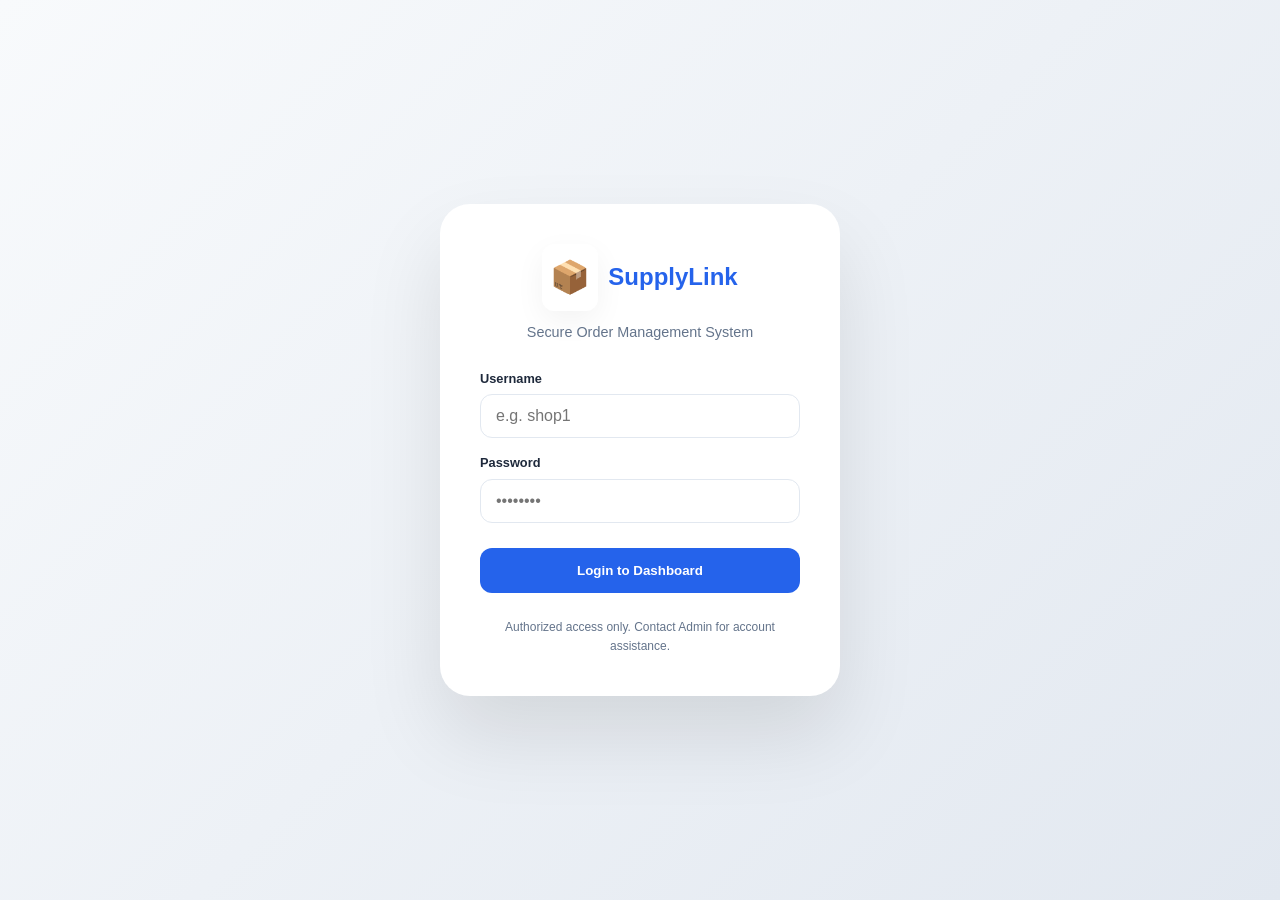
<file: index.html>
<!DOCTYPE html>
<html lang="en">

<head>
    <meta charset="UTF-8">
    <meta name="viewport" content="width=device-width, initial-scale=1.0">
    <title>SupplyLink | Login</title>
    <style>
        :root {
            --primary: #2563eb;
            --primary-dark: #1d4ed8;
            --accent: #7c3aed;
            --success: #10b981;
            --bg: #f8fafc;
            --card-bg: #ffffff;
            --text-main: #1e293b;
            --text-muted: #64748b;
            --border: #e2e8f0;
        }

        * {
            margin: 0;
            padding: 0;
            box-sizing: border-box;
            font-family: 'Outfit', sans-serif;
        }

        body {
            background: var(--bg);
            color: var(--text-main);
            line-height: 1.6;
        }

        .login-page {
            min-height: 100vh;
            display: flex;
            justify-content: center;
            align-items: center;
            background: linear-gradient(135deg, #f8fafc 0%, #e2e8f0 100%);
        }

        .login-card {
            background: white;
            padding: 40px;
            border-radius: 30px;
            box-shadow: 0 40px 80px rgba(0, 0, 0, 0.1);
            width: 100%;
            max-width: 400px;
            text-align: center;
        }

        .brand {
            display: flex;
            align-items: center;
            gap: 10px;
            justify-content: center;
            margin-bottom: 10px;
        }

        .logo-icon {
            font-size: 2rem;
            background: white;
            padding: 8px;
            border-radius: 12px;
            box-shadow: 0 10px 30px rgba(0, 0, 0, 0.05);
        }

        h1 {
            font-size: 1.5rem;
            font-weight: 800;
            color: var(--primary);
        }

        .subtitle {
            color: var(--text-muted);
            font-size: 0.9rem;
            margin-bottom: 25px;
        }

        .form-group {
            text-align: left;
            margin-bottom: 15px;
        }

        .form-group label {
            display: block;
            font-size: 0.8rem;
            font-weight: bold;
            margin-bottom: 5px;
            color: var(--text-main);
        }

        .form-group input {
            width: 100%;
            padding: 12px 15px;
            border: 1px solid var(--border);
            border-radius: 12px;
            font-size: 1rem;
        }

        .btn-login {
            width: 100%;
            padding: 15px;
            background: var(--primary);
            color: white;
            border: none;
            border-radius: 12px;
            font-weight: 800;
            cursor: pointer;
            margin-top: 10px;
            transition: 0.3s;
        }

        .btn-login:hover {
            background: var(--primary-dark);
        }

        .error-msg {
            background: #fee2e2;
            color: #ef4444;
            padding: 12px;
            border-radius: 12px;
            margin-bottom: 20px;
            font-weight: 600;
            font-size: 0.85rem;
        }

        .login-footer {
            margin-top: 25px;
            font-size: 0.75rem;
            color: var(--text-muted);
        }
    </style>
</head>

<body class="login-page">
    <div class="login-container">
        <div class="login-card">
            <div class="brand">
                <span class="logo-icon">📦</span>
                <h1>SupplyLink</h1>
            </div>
            <p class="subtitle">Secure Order Management System</p>



            <form action="/login" method="POST" class="login-form">
                <div class="form-group">
                    <label for="username">Username</label>
                    <input type="text" id="username" name="username" placeholder="e.g. shop1" required>
                </div>
                <div class="form-group">
                    <label for="password">Password</label>
                    <input type="password" id="password" name="password" placeholder="••••••••" required>
                </div>
                <button type="submit" class="btn-login">Login to Dashboard</button>
            </form>

            <div class="login-footer">
                <p>Authorized access only. Contact Admin for account assistance.</p>
            </div>
        </div>
    </div>
</body>

</html>
</file>
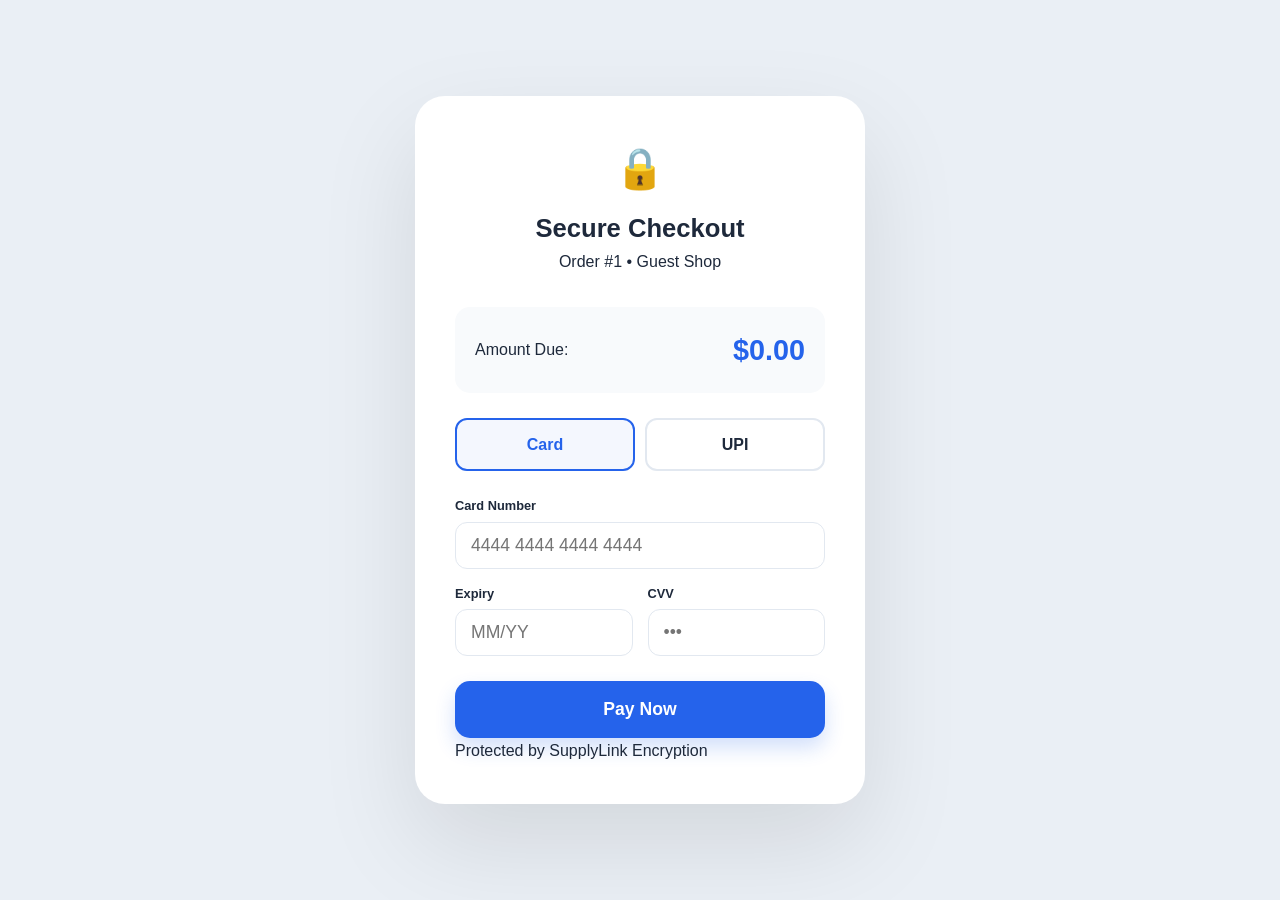
<file: payment.html>
<!DOCTYPE html>
<html lang="en">

<head>
    <meta charset="UTF-8">
    <meta name="viewport" content="width=device-width, initial-scale=1.0">
    <title>SupplyLink | Secure Checkout</title>
    <style>
        :root {
            --primary: #2563eb; --primary-dark: #1d4ed8; --accent: #7c3aed;
            --success: #10b981; --bg: #f8fafc; --card-bg: #ffffff;
            --text-main: #1e293b; --text-muted: #64748b; --border: #e2e8f0;
        }
        * { margin: 0; padding: 0; box-sizing: border-box; font-family: 'Outfit', sans-serif; }
        body { background: #eaeff5; color: var(--text-main); line-height: 1.6; }
        .container { min-height: 100vh; display: flex; justify-content: center; align-items: center; padding: 20px; }
        
        .payment-card { background: white; padding: 40px; border-radius: 30px; box-shadow: 0 40px 100px rgba(0,0,0,0.1); width: 100%; max-width: 450px; }
        .payment-header { text-align: center; margin-bottom: 2rem; }
        .lock-icon { font-size: 2.5rem; display: block; margin-bottom: 0.5rem; }
        .payment-header h2 { font-size: 1.6rem; color: var(--text-main); font-weight: 800; }
        
        .payment-summary { background: #f8fafc; padding: 20px; border-radius: 15px; margin-bottom: 25px; }
        .total-row { display: flex; justify-content: space-between; align-items: center; }
        .total-amount { font-size: 1.8rem; color: var(--primary); font-weight: 800; }
        
        .payment-methods { display: flex; gap: 10px; margin-bottom: 25px; }
        .method-btn { flex: 1; padding: 12px; border: 2px solid var(--border); border-radius: 12px; text-align: center; cursor: pointer; transition: 0.3s; font-weight: 600; }
        .method-btn input { display: none; }
        .method-btn.active { border-color: var(--primary); background: rgba(37, 99, 235, 0.05); color: var(--primary); }
        
        .form-group { text-align: left; margin-bottom: 15px; }
        .form-group label { display: block; font-size: 0.8rem; font-weight: bold; margin-bottom: 5px; color: var(--text-main); }
        .form-group input { width: 100%; padding: 12px 15px; border: 1px solid var(--border); border-radius: 12px; font-size: 1.1rem; }
        .form-row { display: flex; gap: 15px; }
        
        .btn-pay { width: 100%; padding: 18px; background: var(--primary); color: white; border: none; border-radius: 15px; font-weight: 800; font-size: 1.1rem; cursor: pointer; margin-top: 10px; box-shadow: 0 10px 20px rgba(37, 99, 235, 0.2); }
        .spinner { width: 40px; height: 40px; border: 4px solid #f3f3f3; border-top: 4px solid var(--primary); border-radius: 50%; animation: spin 1s linear infinite; margin: 0 auto 15px; }
        @keyframes spin { 0% { transform: rotate(0deg); } 100% { transform: rotate(360deg); } }
        
        .modal-overlay { position: fixed; top: 0; left: 0; width: 100%; height: 100%; background: rgba(0,0,0,0.4); backdrop-filter: blur(4px); display: none; justify-content: center; align-items: center; z-index: 2000; }
        .modal { background: white; padding: 40px; border-radius: 30px; text-align: center; max-width: 400px; box-shadow: 0 30px 60px rgba(0,0,0,0.2); }
        .btn-primary { padding: 12px 30px; border-radius: 12px; background: var(--primary); color: white; border: none; font-weight: 700; cursor: pointer; }
    </style>
</head>

<body class="payment-page" data-order-id="1">
    <div class="container">
        <!-- ... existing content ... -->
        <div class="payment-card">
            <header class="payment-header">
                <span class="lock-icon">🔒</span>
                <h2>Secure Checkout</h2>
                <p>Order #1 • Guest Shop</p>
            </header>

            <div class="payment-summary">
                <div class="total-row">
                    <span>Amount Due:</span>
                    <strong class="total-amount">$0.00</strong>
                </div>
            </div>

            <form id="payment-form" class="payment-form">
                <div class="payment-methods">
                    <label class="method-btn active">
                        <input type="radio" name="method" value="card" checked>
                        <span>Card</span>
                    </label>
                    <label class="method-btn">
                        <input type="radio" name="method" value="upi">
                        <span>UPI</span>
                    </label>
                </div>

                <div id="card-inputs">
                    <div class="form-group">
                        <label>Card Number</label>
                        <input type="text" id="card-num" placeholder="4444 4444 4444 4444" maxlength="19">
                    </div>
                    <div class="form-row">
                        <div class="form-group">
                            <label>Expiry</label>
                            <input type="text" id="expiry" placeholder="MM/YY" maxlength="5">
                        </div>
                        <div class="form-group">
                            <label>CVV</label>
                            <input type="password" id="cvv" placeholder="•••" maxlength="3">
                        </div>
                    </div>
                </div>

                <div id="upi-inputs" style="display:none;">
                    <div class="form-group">
                        <label>UPI ID</label>
                        <input type="text" placeholder="username@okaxis">
                    </div>
                </div>

                <button type="submit" id="pay-btn" class="btn-pay">Pay Now</button>
            </form>

            <div class="payment-footer">
                <p>Protected by SupplyLink Encryption</p>
            </div>
        </div>
    </div>

    <!-- Payment Processing Overlay -->
    <div class="modal-overlay" id="processing-overlay">
        <div class="modal">
            <div class="spinner"></div>
            <h3>Authorizing Payment...</h3>
            <p>Please do not refresh the page.</p>
        </div>
    </div>

    <!-- Success Modal -->
    <div class="modal-overlay" id="payment-success">
        <div class="modal">
            <div class="modal-icon">🎉</div>
            <h2>Payment Successful!</h2>
            <p>Your order has been transmitted to Marketing Admin.</p>
            <button class="btn-primary" onclick="window.location.href='/'">Back to Shop</button>
        </div>
    </div>

    <script src="./supplylink.js"></script>
</body>

</html>
</file>
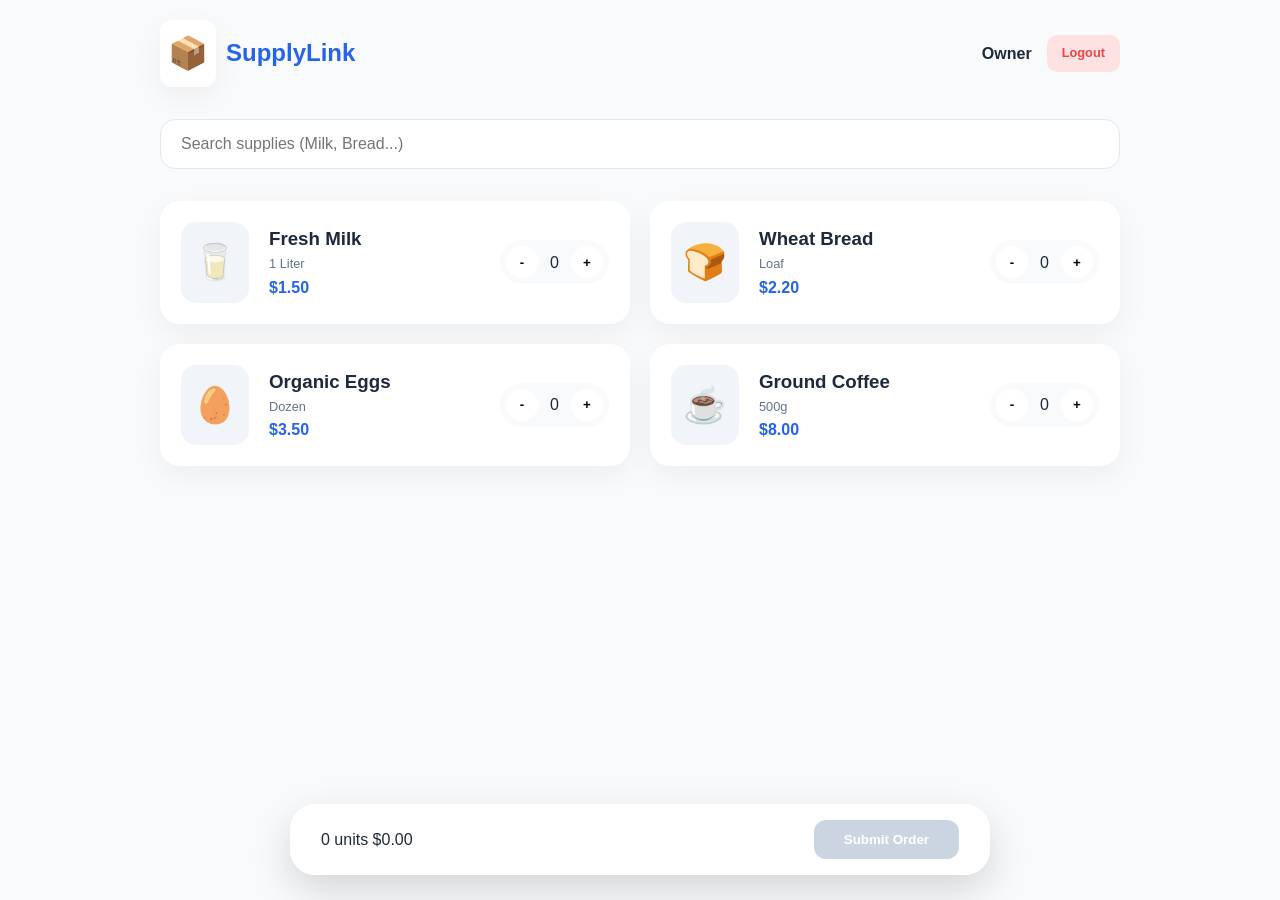
<file: shop.html>
<!DOCTYPE html>
<html lang="en">

<head>
    <meta charset="UTF-8">
    <meta name="viewport" content="width=device-width, initial-scale=1.0">
    <title>SupplyLink | Shop Portal</title>
    <style>
        :root {
            --primary: #2563eb;
            --primary-dark: #1d4ed8;
            --accent: #7c3aed;
            --success: #10b981;
            --bg: #f8fafc;
            --card-bg: #ffffff;
            --text-main: #1e293b;
            --text-muted: #64748b;
            --border: #e2e8f0;
            --shadow: 0 10px 30px rgba(0, 0, 0, 0.05);
        }

        * {
            margin: 0;
            padding: 0;
            box-sizing: border-box;
            font-family: 'Outfit', sans-serif;
        }

        body {
            background: var(--bg);
            color: var(--text-main);
            line-height: 1.6;
        }

        .container {
            max-width: 1000px;
            margin: auto;
            padding: 20px;
        }

        header {
            display: flex;
            justify-content: space-between;
            align-items: center;
            margin-bottom: 2rem;
        }

        .brand {
            display: flex;
            align-items: center;
            gap: 10px;
        }

        .logo-icon {
            font-size: 2rem;
            background: white;
            padding: 8px;
            border-radius: 12px;
            box-shadow: var(--shadow);
        }

        h1 {
            font-size: 1.5rem;
            font-weight: 800;
            color: var(--primary);
        }

        .user-info {
            display: flex;
            align-items: center;
            gap: 15px;
        }

        .btn-logout {
            background: #fee2e2;
            color: #ef4444;
            padding: 8px 15px;
            border-radius: 10px;
            text-decoration: none;
            font-size: 0.8rem;
            font-weight: bold;
        }

        .search-section {
            margin-bottom: 2rem;
        }

        #product-search {
            width: 100%;
            padding: 15px 20px;
            border-radius: 15px;
            border: 1px solid var(--border);
            background: white;
            font-size: 1rem;
        }

        .product-grid {
            display: grid;
            grid-template-columns: repeat(auto-fill, minmax(320px, 1fr));
            gap: 20px;
            padding-bottom: 120px;
        }

        .product-card {
            background: white;
            padding: 20px;
            border-radius: 20px;
            display: flex;
            align-items: center;
            gap: 20px;
            box-shadow: var(--shadow);
            border: 1px solid transparent;
            transition: 0.3s;
        }

        .product-card:hover {
            transform: translateY(-5px);
            border-color: var(--primary);
        }

        .product-icon {
            font-size: 2.2rem;
            background: #f1f5f9;
            padding: 12px;
            border-radius: 15px;
        }

        .product-details {
            flex-grow: 1;
        }

        .unit {
            font-size: 0.8rem;
            color: var(--text-muted);
        }

        .price {
            font-weight: 800;
            color: var(--primary);
        }

        .controls {
            display: flex;
            align-items: center;
            gap: 12px;
            background: #f8fafc;
            padding: 6px;
            border-radius: 30px;
        }

        .btn-qty {
            width: 32px;
            height: 32px;
            border: none;
            background: white;
            border-radius: 50%;
            cursor: pointer;
            font-weight: bold;
        }

        .cart-summary {
            position: fixed;
            bottom: 25px;
            left: 50%;
            transform: translateX(-50%);
            width: 90%;
            max-width: 700px;
            background: rgba(255, 255, 255, 0.9);
            backdrop-filter: blur(10px);
            padding: 15px 30px;
            border-radius: 25px;
            display: flex;
            justify-content: space-between;
            align-items: center;
            box-shadow: 0 15px 40px rgba(0, 0, 0, 0.15);
            border: 1px solid white;
            z-index: 1000;
        }

        .btn-submit {
            background: var(--primary);
            color: white;
            border: none;
            padding: 12px 30px;
            border-radius: 12px;
            font-weight: 700;
            cursor: pointer;
        }

        .btn-submit:disabled {
            background: #cbd5e1;
        }

        .modal-overlay {
            position: fixed;
            top: 0;
            left: 0;
            width: 100%;
            height: 100%;
            background: rgba(0, 0, 0, 0.4);
            backdrop-filter: blur(4px);
            display: none;
            justify-content: center;
            align-items: center;
            z-index: 2000;
        }

        .modal {
            background: white;
            padding: 40px;
            border-radius: 30px;
            text-align: center;
            max-width: 400px;
            box-shadow: 0 30px 60px rgba(0, 0, 0, 0.2);
        }

        .modal-icon {
            font-size: 4rem;
            margin-bottom: 1rem;
        }
    </style>
</head>

<body class="shop-portal" data-products='[{"id": 1, "name": "Fresh Milk", "unit": "1 Liter", "price": 1.5, "category": "Dairy", "icon": "🥛"}, {"id": 2, "name": "Wheat Bread", "unit": "Loaf", "price": 2.2, "category": "Bakery", "icon": "🍞"}, {"id": 3, "name": "Organic Eggs", "unit": "Dozen", "price": 3.5, "category": "Dairy", "icon": "🥚"}, {"id": 4, "name": "Ground Coffee", "unit": "500g", "price": 8.0, "category": "Beverages", "icon": "☕"}, {"id": 5, "name": "Pure Butter", "unit": "250g", "price": 2.5, "category": "Dairy", "icon": "🧈"}, {"id": 6, "name": "Greek Yogurt", "unit": "500g", "price": 4.0, "category": "Dairy", "icon": "🍦"}, {"id": 7, "name": "Orange Juice", "unit": "1 Liter", "price": 3.0, "category": "Beverages", "icon": "🍊"}, {"id": 8, "name": "Digestive Biscuits", "unit": "Pack", "price": 1.8, "category": "Bakery", "icon": "🍪"}]'>
    <div class="container">
        <!-- HEADER -->
        <header>
            <div class="brand">
                <span class="logo-icon">📦</span>
                <h1>SupplyLink</h1>
            </div>
            <div class="user-info">
                    <strong>Owner</strong>
                <a href="/logout" class="btn-logout">Logout</a>
            </div>
        </header>

        <!-- SEARCH -->
        <section class="search-section">
            <input type="text" id="product-search" placeholder="Search supplies (Milk, Bread...)">
        </section>

        <!-- PRODUCTS -->
        <main class="product-grid" id="product-grid">
            <div class="product-card" data-category="Dairy" data-name="fresh milk">
                <div class="product-icon">🥛</div>
                <div class="product-details">
                    <h3>Fresh Milk</h3>
                    <p class="unit">1 Liter</p>
                    <p class="price">$1.50</p>
                </div>
                <div class="controls">
                    <button class="btn-qty minus" onclick="updateQty(1, -1)">-</button>
                    <span class="qty" id="qty-1">0</span>
                    <button class="btn-qty plus" onclick="updateQty(1, 1)">+</button>
                </div>
            </div>
            <div class="product-card" data-category="Bakery" data-name="wheat bread">
                <div class="product-icon">🍞</div>
                <div class="product-details">
                    <h3>Wheat Bread</h3>
                    <p class="unit">Loaf</p>
                    <p class="price">$2.20</p>
                </div>
                <div class="controls">
                    <button class="btn-qty minus" onclick="updateQty(2, -1)">-</button>
                    <span class="qty" id="qty-2">0</span>
                    <button class="btn-qty plus" onclick="updateQty(2, 1)">+</button>
                </div>
            </div>
            <div class="product-card" data-category="Dairy" data-name="organic eggs">
                <div class="product-icon">🥚</div>
                <div class="product-details">
                    <h3>Organic Eggs</h3>
                    <p class="unit">Dozen</p>
                    <p class="price">$3.50</p>
                </div>
                <div class="controls">
                    <button class="btn-qty minus" onclick="updateQty(3, -1)">-</button>
                    <span class="qty" id="qty-3">0</span>
                    <button class="btn-qty plus" onclick="updateQty(3, 1)">+</button>
                </div>
            </div>
            <div class="product-card" data-category="Beverages" data-name="ground coffee">
                <div class="product-icon">☕</div>
                <div class="product-details">
                    <h3>Ground Coffee</h3>
                    <p class="unit">500g</p>
                    <p class="price">$8.00</p>
                </div>
                <div class="controls">
                    <button class="btn-qty minus" onclick="updateQty(4, -1)">-</button>
                    <span class="qty" id="qty-4">0</span>
                    <button class="btn-qty plus" onclick="updateQty(4, 1)">+</button>
                </div>
            </div>
        </main>

        <!-- FOOTER -->
        <footer class="cart-summary">
            <div class="summary-info">
                <span id="items-count">0 units</span>
                <span class="total-price" id="total-price">$0.00</span>
            </div>
            <button class="btn-submit" id="submit-btn" disabled onclick="submitOrder()">
                Submit Order
            </button>
        </footer>
    </div>

    <!-- SUCCESS MODAL -->
    <div class="modal-overlay" id="success-modal" style="display:none;">
        <div class="modal">
            <div class="modal-icon">✅</div>
            <h2>Order Placed!</h2>
            <p>Your supply request has been sent to the Admin.</p>
            <button class="btn-primary" onclick="closeModal()">Done</button>
        </div>
    </div>

    <script src="./supplylink.js"></script>
</body>

</html>
</file>
